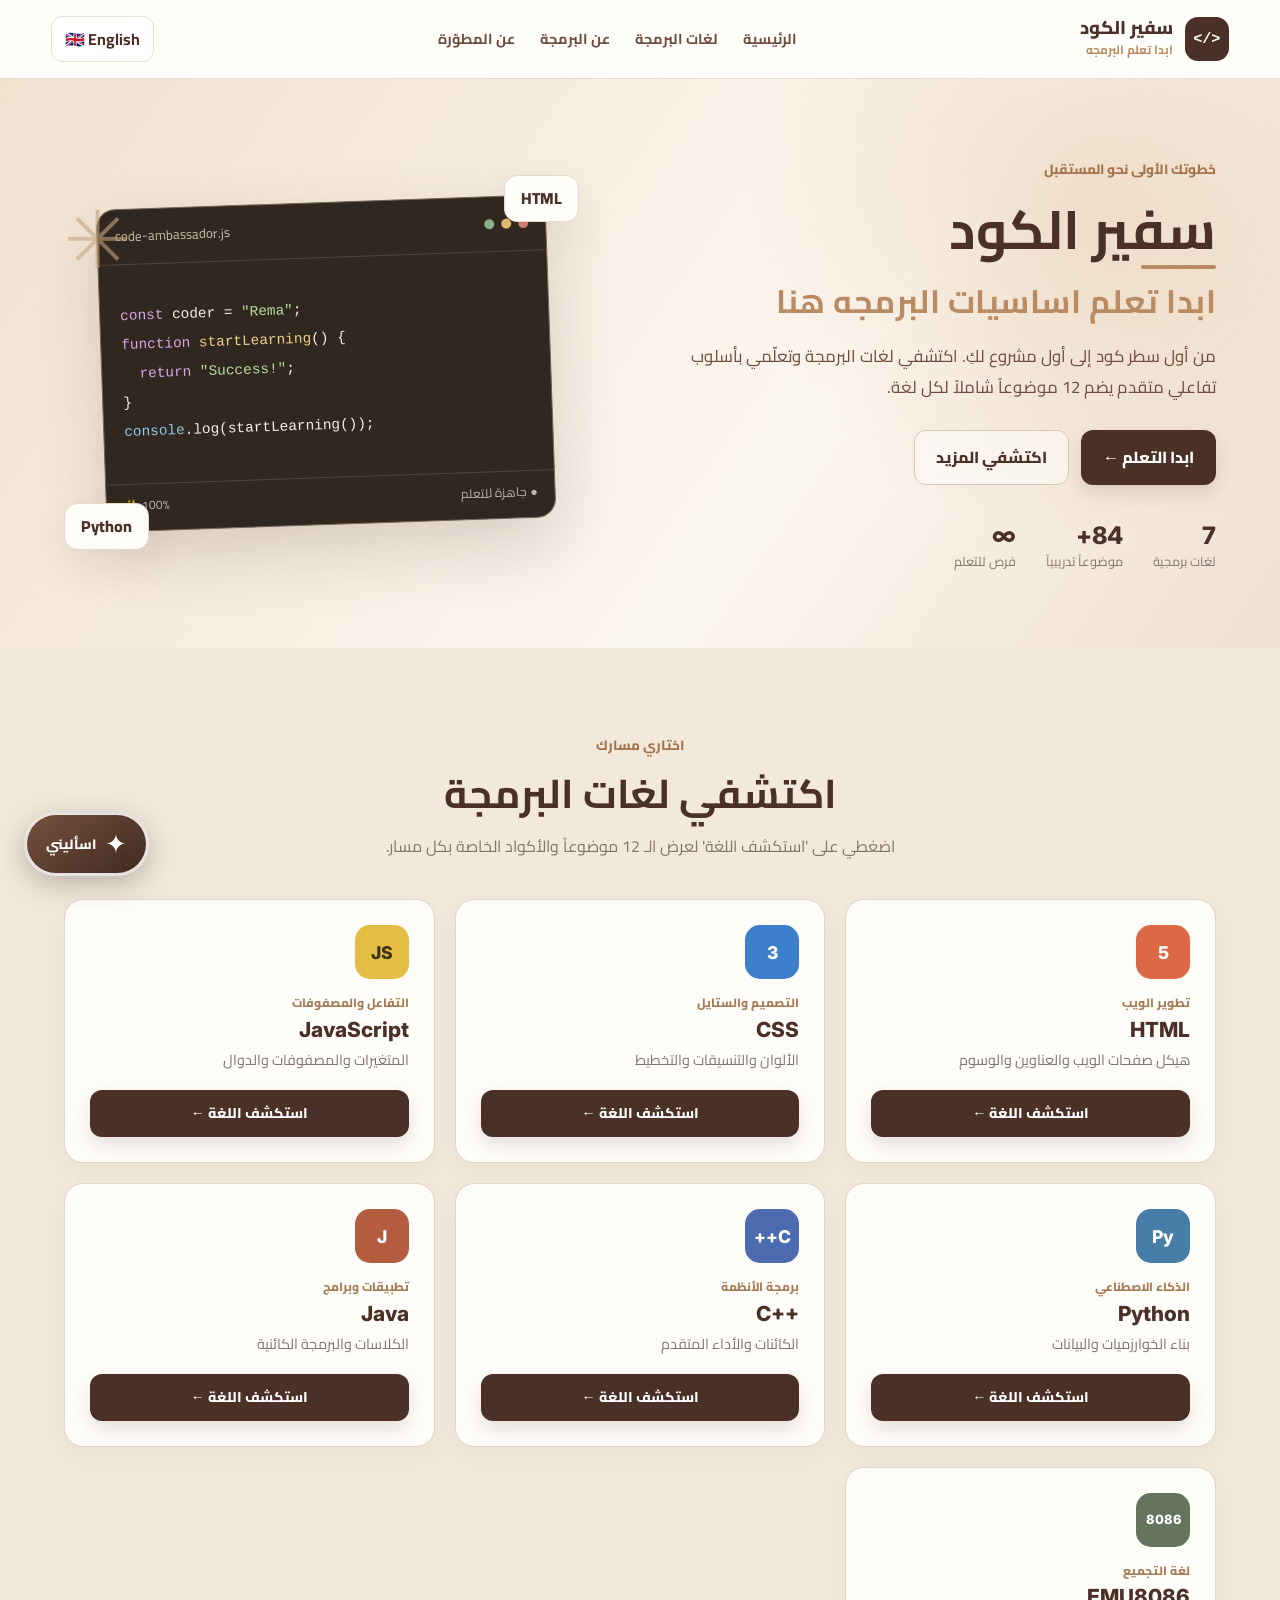
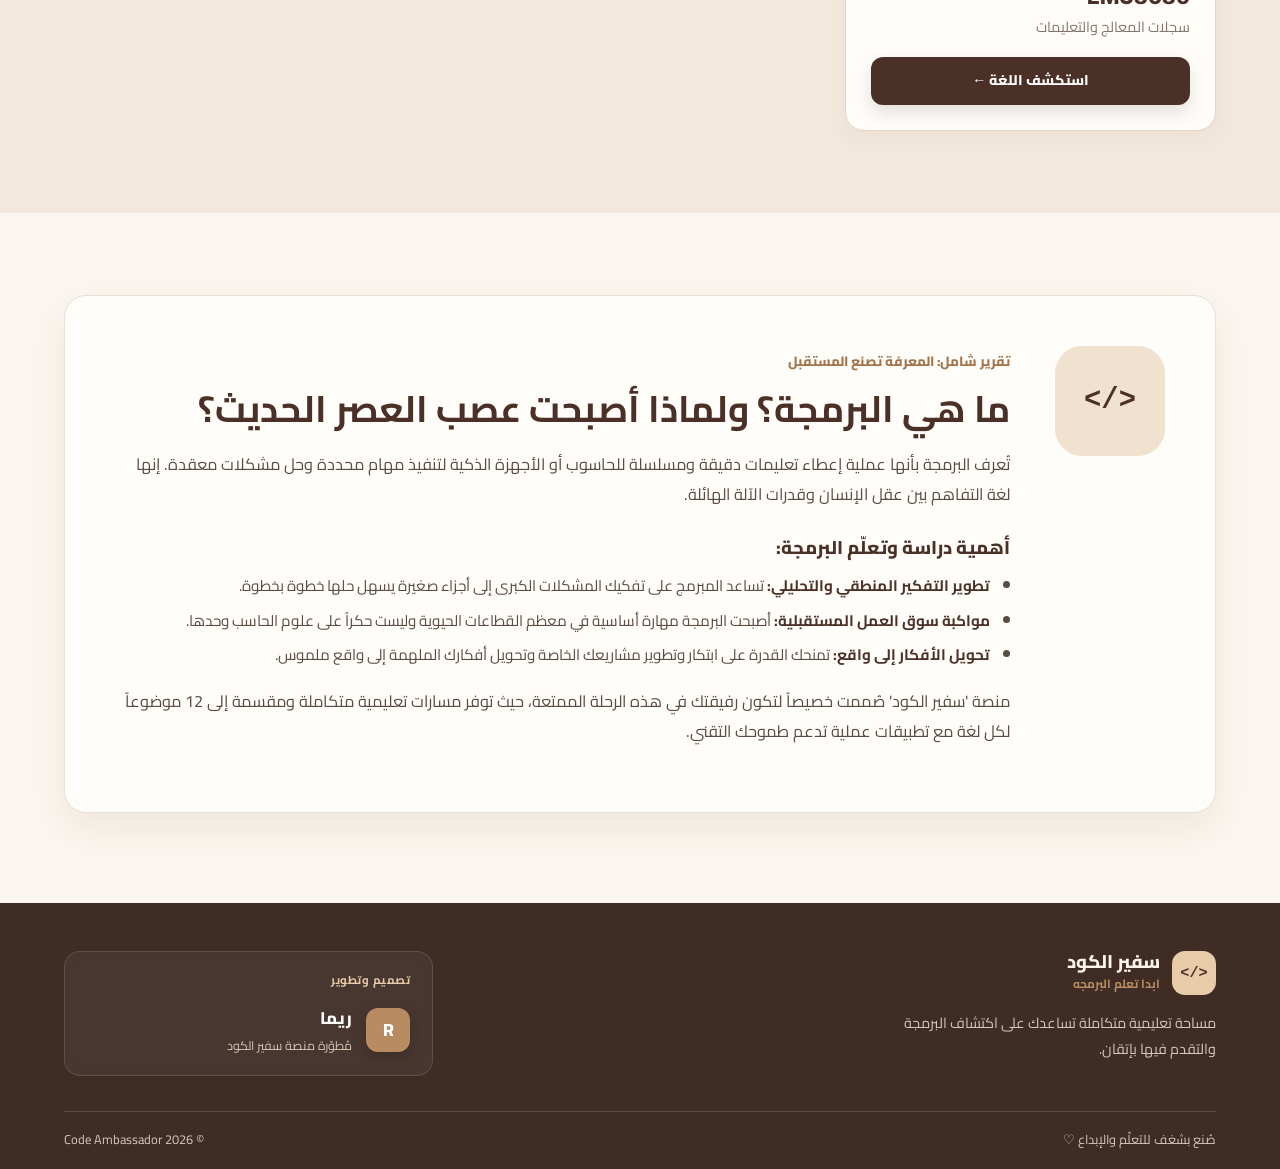
<file: index.html>
<!DOCTYPE html>
<html lang="ar" dir="rtl">
<head>
  <meta charset="UTF-8">
  <meta name="viewport" content="width=device-width, initial-scale=1.0">
  <meta name="theme-color" content="#fbf6ef">
  <title>سفير الكود | Code Ambassador</title>
  <link rel="stylesheet" href="style.css">
</head>
<body>

<header class="header">
  <nav class="navbar">
    <a href="#home" class="brand">
      <span class="brand-icon">&lt;/&gt;</span>
      <div class="brand-titles">
        <span class="brand-main" data-ar="سفير الكود" data-en="Code Ambassador">سفير الكود</span>
        <span class="brand-sub" data-ar="ابدا تعلم البرمجه" data-en="Start Learning Coding">ابدا تعلم البرمجه</span>
      </div>
    </a>
    <button class="menu-toggle" id="menuToggle" aria-label="القائمة">☰</button>
    <div class="nav-links" id="navLinks">
      <a href="#home" data-ar="الرئيسية" data-en="Home">الرئيسية</a>
      <a href="#languages" data-ar="لغات البرمجة" data-en="Languages">لغات البرمجة</a>
      <a href="#about" data-ar="عن البرمجة" data-en="About coding">عن البرمجة</a>
      <a href="#contact" data-ar="عن المطوّرة" data-en="About the creator">عن المطوّرة</a>
    </div>
    <button id="languageToggle" class="language-toggle">🇬🇧 English</button>
  </nav>
</header>

<main>
  <section class="hero" id="home">
    <div class="hero-text">
      <span class="eyebrow" data-ar="خطوتك الأولى نحو المستقبل" data-en="Your first step into the future">خطوتك الأولى نحو المستقبل</span>
      
      <!-- العنوان الرئيسي مع خط تحت الكلمة الأولى -->
      <h1 class="hero-title-custom">
        <span class="main-title-text" data-ar="سفير الكود" data-en="Code Ambassador">سفير الكود</span>
        <span class="hero-subtitle-line" data-ar="ابدا تعلم اساسيات البرمجه هنا" data-en="Start learning coding basics here">ابدا تعلم اساسيات البرمجه هنا</span>
      </h1>

      <p data-ar="من أول سطر كود إلى أول مشروع لكِ. اكتشفي لغات البرمجة وتعلّمي بأسلوب تفاعلي متقدم يضم 12 موضوعاً شاملاً لكل لغة."
         data-en="From your first line of code to your first project. Explore programming languages with 12 comprehensive topics.">
        من أول سطر كود إلى أول مشروع لكِ. اكتشفي لغات البرمجة وتعلّمي بأسلوب تفاعلي متقدم يضم 12 موضوعاً شاملاً لكل لغة.
      </p>
      <div class="hero-actions">
        <a href="#languages" class="btn btn-primary" data-ar="ابدا التعلم ←" data-en="Start learning →">ابدا التعلم ←</a>
        <a href="#about" class="btn btn-outline" data-ar="اكتشفي المزيد" data-en="Discover more">اكتشفي المزيد</a>
      </div>
      <div class="hero-stats">
        <div><strong>7</strong><span data-ar="لغات برمجية" data-en="Languages">لغات برمجية</span></div>
        <div><strong>84+</strong><span data-ar="موضوعاً تدريبياً" data-en="Topics">موضوعاً تدريبياً</span></div>
        <div><strong>∞</strong><span data-ar="فرص للتعلم" data-en="Ways to learn">فرص للتعلم</span></div>
      </div>
    </div>
    <div class="hero-visual" aria-hidden="true">
      <div class="floating-chip chip-one">HTML</div>
      <div class="floating-chip chip-two">Python</div>
      <div class="editor-window">
        <div class="editor-top"><span></span><span></span><span></span><small>code-ambassador.js</small></div>
        <pre><span class="syntax-purple">const</span> coder = <span class="syntax-green">"Rema"</span>;
<span class="syntax-purple">function</span> <span class="syntax-yellow">startLearning</span>() {
  <span class="syntax-purple">return</span> <span class="syntax-green">"Success!"</span>;
}
<span class="syntax-blue">console</span>.log(startLearning());</pre>
        <div class="editor-bottom"><span>● <span data-ar="جاهزة للتعلم" data-en="Ready">جاهزة للتعلم</span></span><span>100% ✨</span></div>
      </div>
      <div class="hero-decoration">✳</div>
    </div>
  </section>

  <section class="section languages-section" id="languages">
    <div class="section-heading">
      <span class="eyebrow" data-ar="اختاري مسارك" data-en="Choose your path">اختاري مسارك</span>
      <h2 data-ar="اكتشفي لغات البرمجة" data-en="Explore programming languages">اكتشفي لغات البرمجة</h2>
      <p data-ar="اضغطي على 'استكشف اللغة' لعرض الـ 12 موضوعاً والأكواد الخاصة بكل مسار."
         data-en="Click 'Explore Language' to view the 12 topics and codes for each path.">اضغطي على 'استكشف اللغة' لعرض الـ 12 موضوعاً والأكواد الخاصة بكل مسار.</p>
    </div>

    <div class="language-grid">
      <div class="language-card">
        <span class="language-logo logo-html">5</span>
        <span class="language-tag" data-ar="تطوير الويب" data-en="Web dev">تطوير الويب</span>
        <strong>HTML</strong>
        <p data-ar="هيكل صفحات الويب والعناوين والوسوم" data-en="Web structure & headings">هيكل صفحات الويب والعناوين والوسوم</p>
        <button class="btn btn-primary explore-btn" data-language="html" data-ar="استكشف اللغة ←" data-en="Explore Language →">استكشف اللغة ←</button>
      </div>
      <div class="language-card">
        <span class="language-logo logo-css">3</span>
        <span class="language-tag" data-ar="التصميم والستايل" data-en="Design">التصميم والستايل</span>
        <strong>CSS</strong>
        <p data-ar="الألوان والتنسيقات والتخطيط" data-en="Colors, styling & layouts">الألوان والتنسيقات والتخطيط</p>
        <button class="btn btn-primary explore-btn" data-language="css" data-ar="استكشف اللغة ←" data-en="Explore Language →">استكشف اللغة ←</button>
      </div>
      <div class="language-card">
        <span class="language-logo logo-js">JS</span>
        <span class="language-tag" data-ar="التفاعل والمصفوفات" data-en="Interactivity">التفاعل والمصفوفات</span>
        <strong>JavaScript</strong>
        <p data-ar="المتغيرات والمصفوفات والدوال" data-en="Variables, arrays & functions">المتغيرات والمصفوفات والدوال</p>
        <button class="btn btn-primary explore-btn" data-language="javascript" data-ar="استكشف اللغة ←" data-en="Explore Language →">استكشف اللغة ←</button>
      </div>
      <div class="language-card">
        <span class="language-logo logo-python">Py</span>
        <span class="language-tag" data-ar="الذكاء الاصطناعي" data-en="AI & Data">الذكاء الاصطناعي</span>
        <strong>Python</strong>
        <p data-ar="بناء الخوارزميات والبيانات" data-en="Algorithms & data">بناء الخوارزميات والبيانات</p>
        <button class="btn btn-primary explore-btn" data-language="python" data-ar="استكشف اللغة ←" data-en="Explore Language →">استكشف اللغة ←</button>
      </div>
      <div class="language-card">
        <span class="language-logo logo-cpp">C++</span>
        <span class="language-tag" data-ar="برمجة الأنظمة" data-en="Systems">برمجة الأنظمة</span>
        <strong>C++</strong>
        <p data-ar="الكائنات والأداء المتقدم" data-en="Objects & performance">الكائنات والأداء المتقدم</p>
        <button class="btn btn-primary explore-btn" data-language="cpp" data-ar="استكشف اللغة ←" data-en="Explore Language →">استكشف اللغة ←</button>
      </div>
      <div class="language-card">
        <span class="language-logo logo-java">J</span>
        <span class="language-tag" data-ar="تطبيقات وبرامج" data-en="Apps">تطبيقات وبرامج</span>
        <strong>Java</strong>
        <p data-ar="الكلاسات والبرمجة الكائنية" data-en="Classes & OOP">الكلاسات والبرمجة الكائنية</p>
        <button class="btn btn-primary explore-btn" data-language="java" data-ar="استكشف اللغة ←" data-en="Explore Language →">استكشف اللغة ←</button>
      </div>
      <div class="language-card">
        <span class="language-logo logo-emu">8086</span>
        <span class="language-tag" data-ar="لغة التجميع" data-en="Assembly">لغة التجميع</span>
        <strong>EMU8086</strong>
        <p data-ar="سجلات المعالج والتعليمات" data-en="Registers & instructions">سجلات المعالج والتعليمات</p>
        <button class="btn btn-primary explore-btn" data-language="emu8086" data-ar="استكشف اللغة ←" data-en="Explore Language →">استكشف اللغة ←</button>
      </div>
    </div>
  </section>

  <section class="section learning-section" id="learningArea" hidden>
    <div class="learning-header">
      <div><span class="eyebrow" data-ar="مساحة التعلم" data-en="Learning space">مساحة التعلم</span><h2 id="learningTitle">HTML</h2><p id="learningDescription"></p></div>
      <button id="closeLearning" class="btn btn-outline" data-ar="إغلاق الدروس ✕" data-en="Close lessons ✕">إغلاق الدروس ✕</button>
    </div>
    <div class="learning-progress"><div class="progress-label"><span id="progressText"></span><span id="progressPercent"></span></div><div class="progress-track"><span id="progressBar"></span></div></div>
    <div class="lesson-layout">
      <aside class="lesson-sidebar">
        <h3 data-ar="12 موضوعاً في المسار" data-en="12 Topics in Path">12 موضوعاً في المسار</h3>
        <p class="sidebar-hint" data-ar="اختاري أي موضوع للاستكشاف" data-en="Select any topic">اختاري أي موضوع للاستكشاف</p>
        <div id="lessonList" class="lesson-list"></div>
      </aside>
      <article id="lessonContent" class="lesson-content" aria-live="polite"></article>
    </div>
  </section>

  <!-- قسم التقرير الموسع عن البرمجة -->
  <section class="section about-section" id="about">
    <div class="about-panel report-panel">
      <div class="about-symbol">&lt;/&gt;</div>
      <div class="about-copy">
        <span class="eyebrow" data-ar="تقرير شامل: المعرفة تصنع المستقبل" data-en="Comprehensive Report: Knowledge Shapes the Future">تقرير شامل: المعرفة تصنع المستقبل</span>
        <h2 data-ar="ما هي البرمجة؟ ولماذا أصبحت عصب العصر الحديث؟" data-en="What is programming, and why has it become the backbone of the modern era?">ما هي البرمجة؟ ولماذا أصبحت عصب العصر الحديث؟</h2>
        
        <div class="report-content">
          <p data-ar="تُعرف البرمجة بأنها عملية إعطاء تعليمات دقيقة ومسلسلة للحاسوب أو الأجهزة الذكية لتنفيذ مهام محددة وحل مشكلات معقدة. إنها لغة التفاهم بين عقل الإنسان وقدرات الآلة الهائلة."
             data-en="Programming is defined as the process of giving precise instructions to computers to execute specific tasks.">
            تُعرف البرمجة بأنها عملية إعطاء تعليمات دقيقة ومسلسلة للحاسوب أو الأجهزة الذكية لتنفيذ مهام محددة وحل مشكلات معقدة. إنها لغة التفاهم بين عقل الإنسان وقدرات الآلة الهائلة، حيث تتحول الأفكار الإبداعية المجردة إلى تطبيقات رقمية ومواقع ويب وأنظمة تشغيل تخدم ملايين البشر حول العالم.
          </p>
          
          <h4 data-ar="أهمية دراسة وتعلّم البرمجة:" data-en="The Importance of Learning Programming:">أهمية دراسة وتعلّم البرمجة:</h4>
          <ul>
            <li data-ar="تطوير التفكير المنطقي والتحليلي: تساعد المبرمج على تفكيك المشكلات الكبرى إلى أجزاء صغيرة يسهل حلها خطوة بخطوة.">
              <strong>تطوير التفكير المنطقي والتحليلي:</strong> تساعد المبرمج على تفكيك المشكلات الكبرى إلى أجزاء صغيرة يسهل حلها خطوة بخطوة.
            </li>
            <li data-ar="مواكبة سوق العمل المستقبلية: أصبحت البرمجة مهارة أساسية في معظم القطاعات الطبية، الهندسية، والمالية وليست حكراً على علوم الحاسب وحدها.">
              <strong>مواكبة سوق العمل المستقبلية:</strong> أصبحت البرمجة مهارة أساسية في معظم القطاعات الحيوية وليست حكراً على علوم الحاسب وحدها.
            </li>
            <li data-ar="تحويل الأفكار إلى واقع: تمنحك البرمجة القدرة على ابتكار وتطوير برمجيات خاصة بك دون الحاجة للاعتماد على حلول جاهزة.">
              <strong>تحويل الأفكار إلى واقع:</strong> تمنحك القدرة على ابتكار وتطوير مشاريعك الخاصة وتحويل أفكارك الملهمة إلى واقع ملموس.
            </li>
          </ul>

          <p data-ar="منصة 'سفير الكود' صُممت خصيصاً لتكون رفيقتك في هذه الرحلة الممتعة، حيث توفر مسارات تعليمية متكاملة ومقسمة إلى 12 موضوعاً لكل لغة مع تطبيقات عملية تدعم طموحك التقني."
             data-en="The Code Ambassador platform is designed to be your companion in this journey.">
            منصة "سفير الكود" صُممت خصيصاً لتكون رفيقتك في هذه الرحلة الممتعة، حيث توفر مسارات تعليمية متكاملة ومقسمة إلى 12 موضوعاً لكل لغة مع اختبارات وتطبيقات عملية تدعم شغفك وطموحك التقني نحو الاحتراف.
          </p>
        </div>
      </div>
    </div>
  </section>
</main>

<footer class="footer" id="contact">
  <div class="footer-main">
    <div class="footer-brand">
      <a href="#home" class="brand footer-logo">
        <span class="brand-icon">&lt;/&gt;</span>
        <div class="brand-titles">
          <span class="brand-main" data-ar="سفير الكود" data-en="Code Ambassador">سفير الكود</span>
          <span class="brand-sub" data-ar="ابدا تعلم البرمجه" data-en="Start Learning Coding">ابدا تعلم البرمجه</span>
        </div>
      </a>
      <p data-ar="مساحة تعليمية متكاملة تساعدك على اكتشاف البرمجة والتقدم فيها بإتقان."
         data-en="An integrated learning space helping you master programming.">مساحة تعليمية متكاملة تساعدك على اكتشاف البرمجة والتقدم فيها بإتقان.</p>
    </div>
    
    <div class="footer-column creator-card">
      <span class="creator-badge" data-ar="تصميم وتطوير" data-en="Design & Dev">تصميم وتطوير</span>
      <div class="creator-profile">
        <div class="creator-avatar">R</div>
        <div class="creator-details">
          <strong>ريما</strong>
          <span data-ar="مُطوّرة منصة سفير الكود" data-en="Code Ambassador Creator">مُطوّرة منصة سفير الكود</span>
        </div>
      </div>
    </div>
  </div>

  <div class="footer-bottom">
    <span data-ar="صُنع بشغف للتعلّم والإبداع ♡" data-en="Made with a passion for learning and creativity ♡">صُنع بشغف للتعلّم والإبداع ♡</span>
    <span>© <span id="currentYear"></span> Code Ambassador</span>
  </div>
</footer>

<button id="chatLauncher" class="chat-launcher" aria-label="فتح المساعد الذكي" aria-expanded="false">
  <span class="launcher-spark">✦</span><span class="launcher-label" data-ar="اسأليني" data-en="Ask me">اسأليني</span>
</button>

<aside id="chatWidget" class="chat-widget" aria-label="المساعد الذكي" hidden>
  <div class="chat-widget-header">
    <div class="chat-avatar">✦</div>
    <div class="chat-title">
      <strong data-ar="مساعد سفير الكود الذكي" data-en="Code Ambassador AI">مساعد سفير الكود الذكي</strong>
      <span><i class="online-dot"></i><span data-ar="اختر لغة أو اسأل بحرية" data-en="Choose language or ask freely">اختر لغة أو اسأل بحرية</span></span>
    </div>
    <button id="newChat" class="chat-header-btn" title="محادثة جديدة">↻</button>
    <button id="closeChat" class="chat-header-btn" aria-label="إغلاق المحادثة">×</button>
  </div>
  <div class="chat-messages" id="chatMessages" aria-live="polite"></div>
  
  <div class="chat-quick-options" id="chatQuickOptions">
    <button class="quick-opt" data-topic="html">HTML</button>
    <button class="quick-opt" data-topic="css">CSS</button>
    <button class="quick-opt" data-topic="javascript">JavaScript</button>
    <button class="quick-opt" data-topic="python">Python</button>
    <button class="quick-opt" data-topic="cpp">C++</button>
    <button class="quick-opt" data-topic="java">Java</button>
  </div>

  <form id="chatForm" class="chat-form">
    <textarea id="chatInput" rows="1" required data-placeholder-ar="اكتبي سؤالك هنا..." data-placeholder-en="Type your question..." placeholder="اكتبي سؤالك هنا..."></textarea>
    <button type="submit" id="sendButton" aria-label="إرسال">➤</button>
  </form>
  <p class="chat-disclaimer" data-ar="اسأليني عن أي لغة وسأجيبك فوراً." data-en="Ask me about any language.">اسأليني عن أي لغة وسأجيبك فوراً.</p>
</aside>

<script src="script.js"></script>
</body>
</html>
</file>
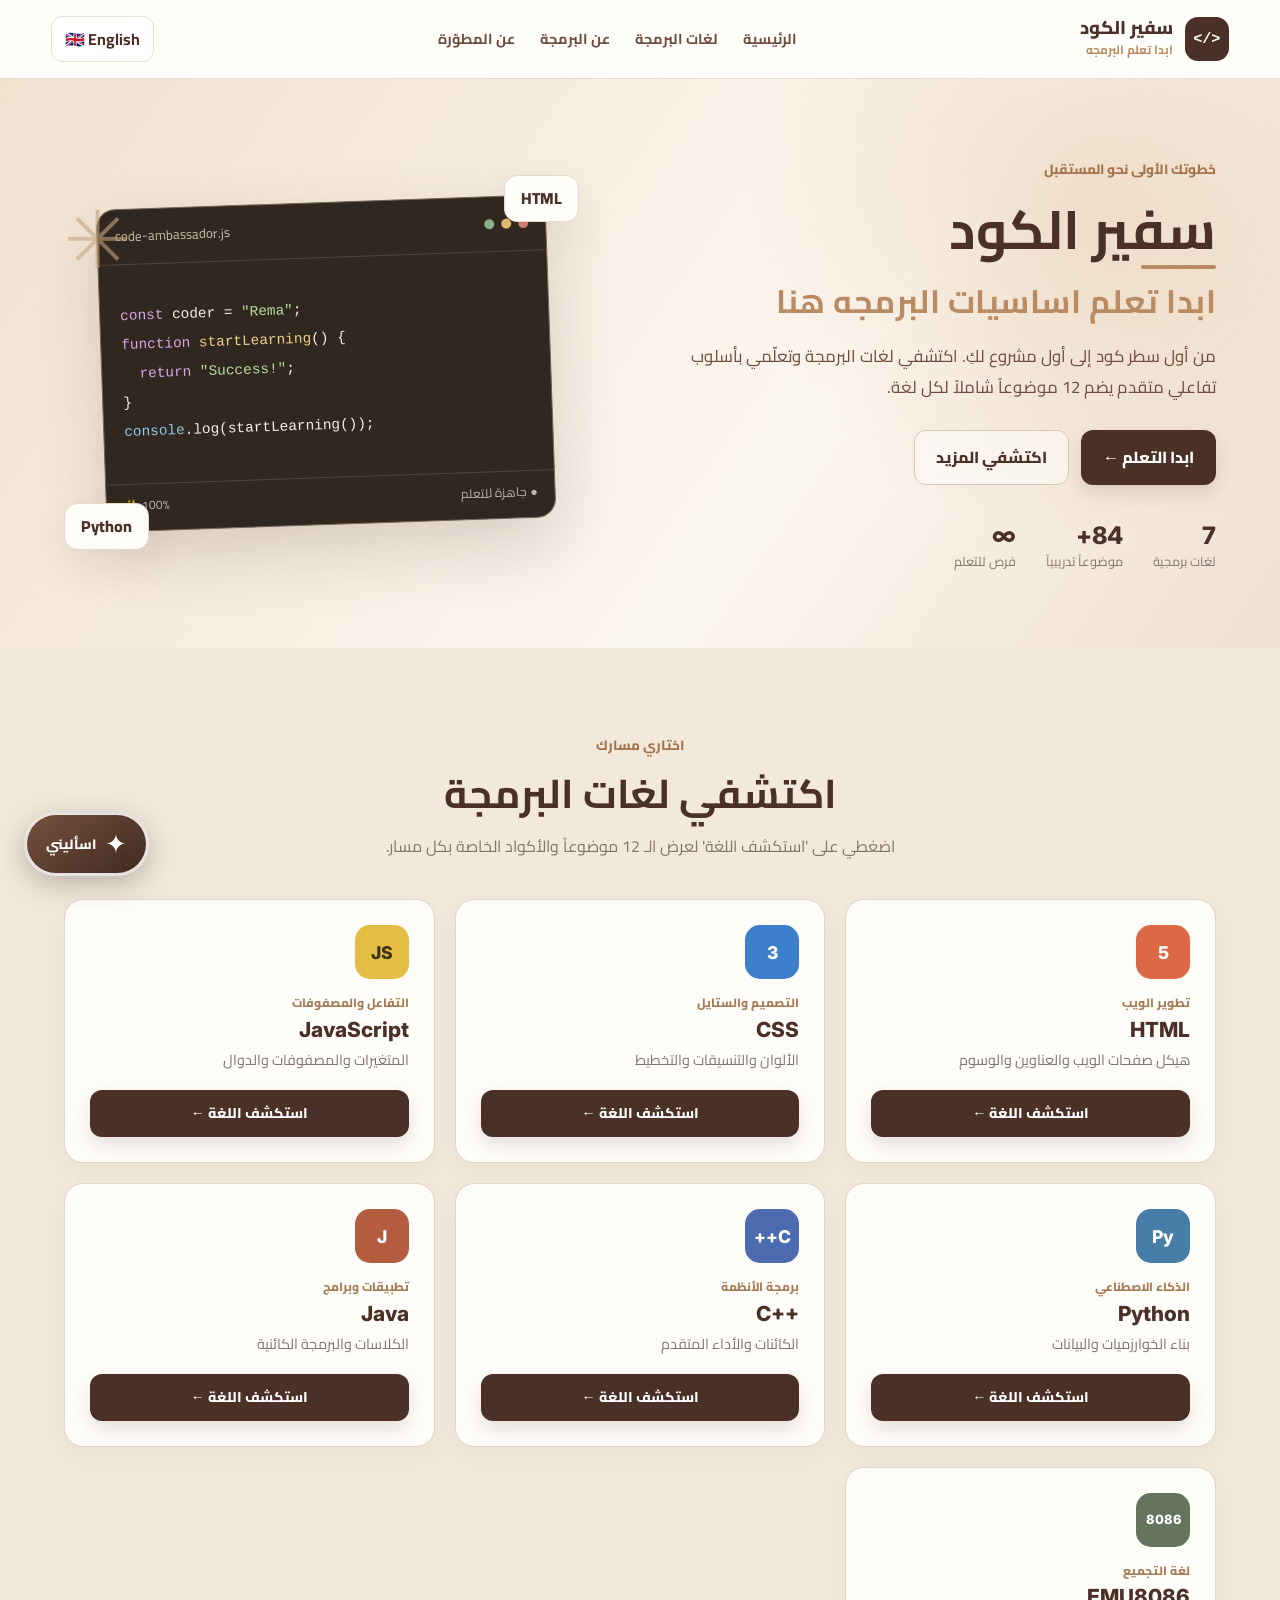
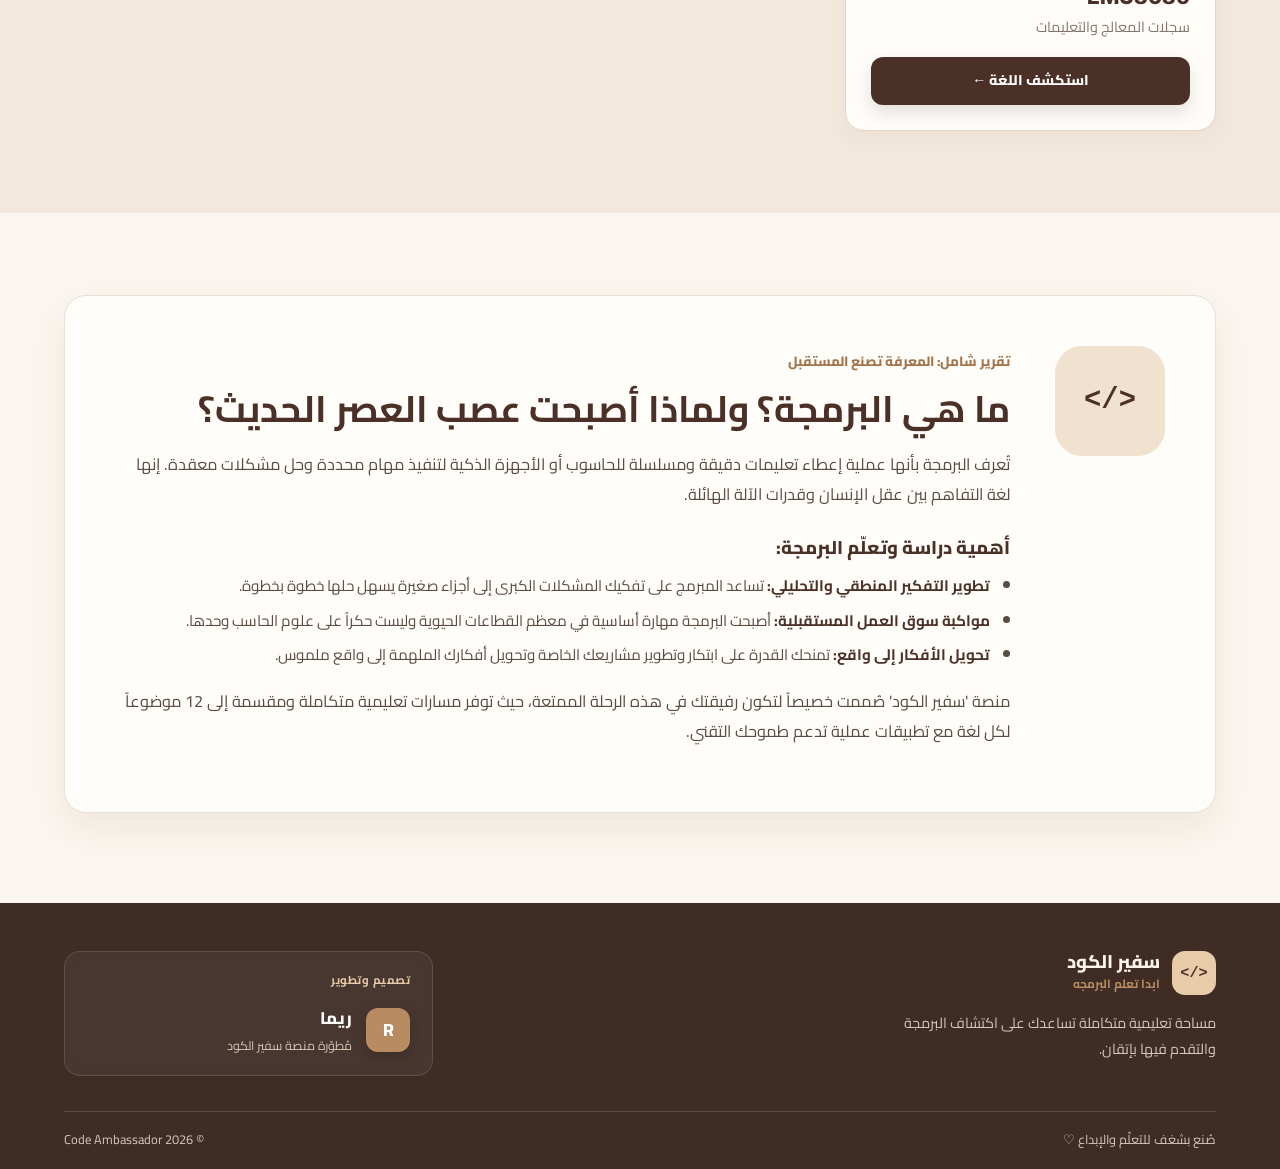
<file: index.html.html>
<!DOCTYPE html>
<html lang="ar" dir="rtl">
<head>
  <meta charset="UTF-8">
  <meta name="viewport" content="width=device-width, initial-scale=1.0">
  <meta name="theme-color" content="#fbf6ef">
  <title>سفير الكود | Code Ambassador</title>
  <link rel="stylesheet" href="style.css">
</head>
<body>

<header class="header">
  <nav class="navbar">
    <a href="#home" class="brand">
      <span class="brand-icon">&lt;/&gt;</span>
      <div class="brand-titles">
        <span class="brand-main" data-ar="سفير الكود" data-en="Code Ambassador">سفير الكود</span>
        <span class="brand-sub" data-ar="ابدا تعلم البرمجه" data-en="Start Learning Coding">ابدا تعلم البرمجه</span>
      </div>
    </a>
    <button class="menu-toggle" id="menuToggle" aria-label="القائمة">☰</button>
    <div class="nav-links" id="navLinks">
      <a href="#home" data-ar="الرئيسية" data-en="Home">الرئيسية</a>
      <a href="#languages" data-ar="لغات البرمجة" data-en="Languages">لغات البرمجة</a>
      <a href="#about" data-ar="عن البرمجة" data-en="About coding">عن البرمجة</a>
      <a href="#contact" data-ar="عن المطوّرة" data-en="About the creator">عن المطوّرة</a>
    </div>
    <button id="languageToggle" class="language-toggle">🇬🇧 English</button>
  </nav>
</header>

<main>
  <section class="hero" id="home">
    <div class="hero-text">
      <span class="eyebrow" data-ar="خطوتك الأولى نحو المستقبل" data-en="Your first step into the future">خطوتك الأولى نحو المستقبل</span>
      
      <!-- العنوان الرئيسي مع خط تحت الكلمة الأولى -->
      <h1 class="hero-title-custom">
        <span class="main-title-text" data-ar="سفير الكود" data-en="Code Ambassador">سفير الكود</span>
        <span class="hero-subtitle-line" data-ar="ابدا تعلم اساسيات البرمجه هنا" data-en="Start learning coding basics here">ابدا تعلم اساسيات البرمجه هنا</span>
      </h1>

      <p data-ar="من أول سطر كود إلى أول مشروع لكِ. اكتشفي لغات البرمجة وتعلّمي بأسلوب تفاعلي متقدم يضم 12 موضوعاً شاملاً لكل لغة."
         data-en="From your first line of code to your first project. Explore programming languages with 12 comprehensive topics.">
        من أول سطر كود إلى أول مشروع لكِ. اكتشفي لغات البرمجة وتعلّمي بأسلوب تفاعلي متقدم يضم 12 موضوعاً شاملاً لكل لغة.
      </p>
      <div class="hero-actions">
        <a href="#languages" class="btn btn-primary" data-ar="ابدا التعلم ←" data-en="Start learning →">ابدا التعلم ←</a>
        <a href="#about" class="btn btn-outline" data-ar="اكتشفي المزيد" data-en="Discover more">اكتشفي المزيد</a>
      </div>
      <div class="hero-stats">
        <div><strong>7</strong><span data-ar="لغات برمجية" data-en="Languages">لغات برمجية</span></div>
        <div><strong>84+</strong><span data-ar="موضوعاً تدريبياً" data-en="Topics">موضوعاً تدريبياً</span></div>
        <div><strong>∞</strong><span data-ar="فرص للتعلم" data-en="Ways to learn">فرص للتعلم</span></div>
      </div>
    </div>
    <div class="hero-visual" aria-hidden="true">
      <div class="floating-chip chip-one">HTML</div>
      <div class="floating-chip chip-two">Python</div>
      <div class="editor-window">
        <div class="editor-top"><span></span><span></span><span></span><small>code-ambassador.js</small></div>
        <pre><span class="syntax-purple">const</span> coder = <span class="syntax-green">"Rema"</span>;
<span class="syntax-purple">function</span> <span class="syntax-yellow">startLearning</span>() {
  <span class="syntax-purple">return</span> <span class="syntax-green">"Success!"</span>;
}
<span class="syntax-blue">console</span>.log(startLearning());</pre>
        <div class="editor-bottom"><span>● <span data-ar="جاهزة للتعلم" data-en="Ready">جاهزة للتعلم</span></span><span>100% ✨</span></div>
      </div>
      <div class="hero-decoration">✳</div>
    </div>
  </section>

  <section class="section languages-section" id="languages">
    <div class="section-heading">
      <span class="eyebrow" data-ar="اختاري مسارك" data-en="Choose your path">اختاري مسارك</span>
      <h2 data-ar="اكتشفي لغات البرمجة" data-en="Explore programming languages">اكتشفي لغات البرمجة</h2>
      <p data-ar="اضغطي على 'استكشف اللغة' لعرض الـ 12 موضوعاً والأكواد الخاصة بكل مسار."
         data-en="Click 'Explore Language' to view the 12 topics and codes for each path.">اضغطي على 'استكشف اللغة' لعرض الـ 12 موضوعاً والأكواد الخاصة بكل مسار.</p>
    </div>

    <div class="language-grid">
      <div class="language-card">
        <span class="language-logo logo-html">5</span>
        <span class="language-tag" data-ar="تطوير الويب" data-en="Web dev">تطوير الويب</span>
        <strong>HTML</strong>
        <p data-ar="هيكل صفحات الويب والعناوين والوسوم" data-en="Web structure & headings">هيكل صفحات الويب والعناوين والوسوم</p>
        <button class="btn btn-primary explore-btn" data-language="html" data-ar="استكشف اللغة ←" data-en="Explore Language →">استكشف اللغة ←</button>
      </div>
      <div class="language-card">
        <span class="language-logo logo-css">3</span>
        <span class="language-tag" data-ar="التصميم والستايل" data-en="Design">التصميم والستايل</span>
        <strong>CSS</strong>
        <p data-ar="الألوان والتنسيقات والتخطيط" data-en="Colors, styling & layouts">الألوان والتنسيقات والتخطيط</p>
        <button class="btn btn-primary explore-btn" data-language="css" data-ar="استكشف اللغة ←" data-en="Explore Language →">استكشف اللغة ←</button>
      </div>
      <div class="language-card">
        <span class="language-logo logo-js">JS</span>
        <span class="language-tag" data-ar="التفاعل والمصفوفات" data-en="Interactivity">التفاعل والمصفوفات</span>
        <strong>JavaScript</strong>
        <p data-ar="المتغيرات والمصفوفات والدوال" data-en="Variables, arrays & functions">المتغيرات والمصفوفات والدوال</p>
        <button class="btn btn-primary explore-btn" data-language="javascript" data-ar="استكشف اللغة ←" data-en="Explore Language →">استكشف اللغة ←</button>
      </div>
      <div class="language-card">
        <span class="language-logo logo-python">Py</span>
        <span class="language-tag" data-ar="الذكاء الاصطناعي" data-en="AI & Data">الذكاء الاصطناعي</span>
        <strong>Python</strong>
        <p data-ar="بناء الخوارزميات والبيانات" data-en="Algorithms & data">بناء الخوارزميات والبيانات</p>
        <button class="btn btn-primary explore-btn" data-language="python" data-ar="استكشف اللغة ←" data-en="Explore Language →">استكشف اللغة ←</button>
      </div>
      <div class="language-card">
        <span class="language-logo logo-cpp">C++</span>
        <span class="language-tag" data-ar="برمجة الأنظمة" data-en="Systems">برمجة الأنظمة</span>
        <strong>C++</strong>
        <p data-ar="الكائنات والأداء المتقدم" data-en="Objects & performance">الكائنات والأداء المتقدم</p>
        <button class="btn btn-primary explore-btn" data-language="cpp" data-ar="استكشف اللغة ←" data-en="Explore Language →">استكشف اللغة ←</button>
      </div>
      <div class="language-card">
        <span class="language-logo logo-java">J</span>
        <span class="language-tag" data-ar="تطبيقات وبرامج" data-en="Apps">تطبيقات وبرامج</span>
        <strong>Java</strong>
        <p data-ar="الكلاسات والبرمجة الكائنية" data-en="Classes & OOP">الكلاسات والبرمجة الكائنية</p>
        <button class="btn btn-primary explore-btn" data-language="java" data-ar="استكشف اللغة ←" data-en="Explore Language →">استكشف اللغة ←</button>
      </div>
      <div class="language-card">
        <span class="language-logo logo-emu">8086</span>
        <span class="language-tag" data-ar="لغة التجميع" data-en="Assembly">لغة التجميع</span>
        <strong>EMU8086</strong>
        <p data-ar="سجلات المعالج والتعليمات" data-en="Registers & instructions">سجلات المعالج والتعليمات</p>
        <button class="btn btn-primary explore-btn" data-language="emu8086" data-ar="استكشف اللغة ←" data-en="Explore Language →">استكشف اللغة ←</button>
      </div>
    </div>
  </section>

  <section class="section learning-section" id="learningArea" hidden>
    <div class="learning-header">
      <div><span class="eyebrow" data-ar="مساحة التعلم" data-en="Learning space">مساحة التعلم</span><h2 id="learningTitle">HTML</h2><p id="learningDescription"></p></div>
      <button id="closeLearning" class="btn btn-outline" data-ar="إغلاق الدروس ✕" data-en="Close lessons ✕">إغلاق الدروس ✕</button>
    </div>
    <div class="learning-progress"><div class="progress-label"><span id="progressText"></span><span id="progressPercent"></span></div><div class="progress-track"><span id="progressBar"></span></div></div>
    <div class="lesson-layout">
      <aside class="lesson-sidebar">
        <h3 data-ar="12 موضوعاً في المسار" data-en="12 Topics in Path">12 موضوعاً في المسار</h3>
        <p class="sidebar-hint" data-ar="اختاري أي موضوع للاستكشاف" data-en="Select any topic">اختاري أي موضوع للاستكشاف</p>
        <div id="lessonList" class="lesson-list"></div>
      </aside>
      <article id="lessonContent" class="lesson-content" aria-live="polite"></article>
    </div>
  </section>

  <!-- قسم التقرير الموسع عن البرمجة -->
  <section class="section about-section" id="about">
    <div class="about-panel report-panel">
      <div class="about-symbol">&lt;/&gt;</div>
      <div class="about-copy">
        <span class="eyebrow" data-ar="تقرير شامل: المعرفة تصنع المستقبل" data-en="Comprehensive Report: Knowledge Shapes the Future">تقرير شامل: المعرفة تصنع المستقبل</span>
        <h2 data-ar="ما هي البرمجة؟ ولماذا أصبحت عصب العصر الحديث؟" data-en="What is programming, and why has it become the backbone of the modern era?">ما هي البرمجة؟ ولماذا أصبحت عصب العصر الحديث؟</h2>
        
        <div class="report-content">
          <p data-ar="تُعرف البرمجة بأنها عملية إعطاء تعليمات دقيقة ومسلسلة للحاسوب أو الأجهزة الذكية لتنفيذ مهام محددة وحل مشكلات معقدة. إنها لغة التفاهم بين عقل الإنسان وقدرات الآلة الهائلة."
             data-en="Programming is defined as the process of giving precise instructions to computers to execute specific tasks.">
            تُعرف البرمجة بأنها عملية إعطاء تعليمات دقيقة ومسلسلة للحاسوب أو الأجهزة الذكية لتنفيذ مهام محددة وحل مشكلات معقدة. إنها لغة التفاهم بين عقل الإنسان وقدرات الآلة الهائلة، حيث تتحول الأفكار الإبداعية المجردة إلى تطبيقات رقمية ومواقع ويب وأنظمة تشغيل تخدم ملايين البشر حول العالم.
          </p>
          
          <h4 data-ar="أهمية دراسة وتعلّم البرمجة:" data-en="The Importance of Learning Programming:">أهمية دراسة وتعلّم البرمجة:</h4>
          <ul>
            <li data-ar="تطوير التفكير المنطقي والتحليلي: تساعد المبرمج على تفكيك المشكلات الكبرى إلى أجزاء صغيرة يسهل حلها خطوة بخطوة.">
              <strong>تطوير التفكير المنطقي والتحليلي:</strong> تساعد المبرمج على تفكيك المشكلات الكبرى إلى أجزاء صغيرة يسهل حلها خطوة بخطوة.
            </li>
            <li data-ar="مواكبة سوق العمل المستقبلية: أصبحت البرمجة مهارة أساسية في معظم القطاعات الطبية، الهندسية، والمالية وليست حكراً على علوم الحاسب وحدها.">
              <strong>مواكبة سوق العمل المستقبلية:</strong> أصبحت البرمجة مهارة أساسية في معظم القطاعات الحيوية وليست حكراً على علوم الحاسب وحدها.
            </li>
            <li data-ar="تحويل الأفكار إلى واقع: تمنحك البرمجة القدرة على ابتكار وتطوير برمجيات خاصة بك دون الحاجة للاعتماد على حلول جاهزة.">
              <strong>تحويل الأفكار إلى واقع:</strong> تمنحك القدرة على ابتكار وتطوير مشاريعك الخاصة وتحويل أفكارك الملهمة إلى واقع ملموس.
            </li>
          </ul>

          <p data-ar="منصة 'سفير الكود' صُممت خصيصاً لتكون رفيقتك في هذه الرحلة الممتعة، حيث توفر مسارات تعليمية متكاملة ومقسمة إلى 12 موضوعاً لكل لغة مع تطبيقات عملية تدعم طموحك التقني."
             data-en="The Code Ambassador platform is designed to be your companion in this journey.">
            منصة "سفير الكود" صُممت خصيصاً لتكون رفيقتك في هذه الرحلة الممتعة، حيث توفر مسارات تعليمية متكاملة ومقسمة إلى 12 موضوعاً لكل لغة مع اختبارات وتطبيقات عملية تدعم شغفك وطموحك التقني نحو الاحتراف.
          </p>
        </div>
      </div>
    </div>
  </section>
</main>

<footer class="footer" id="contact">
  <div class="footer-main">
    <div class="footer-brand">
      <a href="#home" class="brand footer-logo">
        <span class="brand-icon">&lt;/&gt;</span>
        <div class="brand-titles">
          <span class="brand-main" data-ar="سفير الكود" data-en="Code Ambassador">سفير الكود</span>
          <span class="brand-sub" data-ar="ابدا تعلم البرمجه" data-en="Start Learning Coding">ابدا تعلم البرمجه</span>
        </div>
      </a>
      <p data-ar="مساحة تعليمية متكاملة تساعدك على اكتشاف البرمجة والتقدم فيها بإتقان."
         data-en="An integrated learning space helping you master programming.">مساحة تعليمية متكاملة تساعدك على اكتشاف البرمجة والتقدم فيها بإتقان.</p>
    </div>
    
    <div class="footer-column creator-card">
      <span class="creator-badge" data-ar="تصميم وتطوير" data-en="Design & Dev">تصميم وتطوير</span>
      <div class="creator-profile">
        <div class="creator-avatar">R</div>
        <div class="creator-details">
          <strong>ريما</strong>
          <span data-ar="مُطوّرة منصة سفير الكود" data-en="Code Ambassador Creator">مُطوّرة منصة سفير الكود</span>
        </div>
      </div>
    </div>
  </div>

  <div class="footer-bottom">
    <span data-ar="صُنع بشغف للتعلّم والإبداع ♡" data-en="Made with a passion for learning and creativity ♡">صُنع بشغف للتعلّم والإبداع ♡</span>
    <span>© <span id="currentYear"></span> Code Ambassador</span>
  </div>
</footer>

<button id="chatLauncher" class="chat-launcher" aria-label="فتح المساعد الذكي" aria-expanded="false">
  <span class="launcher-spark">✦</span><span class="launcher-label" data-ar="اسأليني" data-en="Ask me">اسأليني</span>
</button>

<aside id="chatWidget" class="chat-widget" aria-label="المساعد الذكي" hidden>
  <div class="chat-widget-header">
    <div class="chat-avatar">✦</div>
    <div class="chat-title">
      <strong data-ar="مساعد سفير الكود الذكي" data-en="Code Ambassador AI">مساعد سفير الكود الذكي</strong>
      <span><i class="online-dot"></i><span data-ar="اختر لغة أو اسأل بحرية" data-en="Choose language or ask freely">اختر لغة أو اسأل بحرية</span></span>
    </div>
    <button id="newChat" class="chat-header-btn" title="محادثة جديدة">↻</button>
    <button id="closeChat" class="chat-header-btn" aria-label="إغلاق المحادثة">×</button>
  </div>
  <div class="chat-messages" id="chatMessages" aria-live="polite"></div>
  
  <div class="chat-quick-options" id="chatQuickOptions">
    <button class="quick-opt" data-topic="html">HTML</button>
    <button class="quick-opt" data-topic="css">CSS</button>
    <button class="quick-opt" data-topic="javascript">JavaScript</button>
    <button class="quick-opt" data-topic="python">Python</button>
    <button class="quick-opt" data-topic="cpp">C++</button>
    <button class="quick-opt" data-topic="java">Java</button>
  </div>

  <form id="chatForm" class="chat-form">
    <textarea id="chatInput" rows="1" required data-placeholder-ar="اكتبي سؤالك هنا..." data-placeholder-en="Type your question..." placeholder="اكتبي سؤالك هنا..."></textarea>
    <button type="submit" id="sendButton" aria-label="إرسال">➤</button>
  </form>
  <p class="chat-disclaimer" data-ar="اسأليني عن أي لغة وسأجيبك فوراً." data-en="Ask me about any language.">اسأليني عن أي لغة وسأجيبك فوراً.</p>
</aside>

<script src="script.js"></script>
</body>
</html>
</file>
<file: style.css>
@import url('https://fonts.googleapis.com/css2?family=Cairo:wght@400;500;600;700;800&family=Inter:wght@400;500;600;700;800&display=swap');

:root {
  --cream: #fbf6ef;
  --paper: #fffdfa;
  --brown: #4b3027;
  --brown-2: #6e4c3e;
  --tan: #b98b63;
  --gold: #e8cba9;
  --text: #392b26;
  --muted: #83756d;
  --line: #eadfd3;
  --green: #6c8c68;
  --shadow: 0 15px 40px rgba(75,48,39,.08);
}

* { box-sizing: border-box; }
html { scroll-behavior: smooth; scroll-padding-top: 90px; }
body {
  margin: 0;
  color: var(--text);
  background: var(--cream);
  font-family: "Cairo", sans-serif;
  line-height: 1.8;
}
body.english { font-family: "Inter", sans-serif; }
button, input, textarea { font: inherit; }
button, a { -webkit-tap-highlight-color: transparent; }
button { cursor: pointer; }
a { text-decoration: none; color: inherit; }
[hidden] { display: none !important; }

.header {
  position: sticky;
  top: 0;
  z-index: 100;
  background: rgba(255,253,250,.94);
  border-bottom: 1px solid var(--line);
  backdrop-filter: blur(14px);
}
.navbar {
  width: min(1180px, 92%);
  min-height: 78px;
  margin: auto;
  display: flex;
  align-items: center;
  justify-content: space-between;
  gap: 22px;
}
.brand {
  display: inline-flex;
  align-items: center;
  gap: 12px;
  color: var(--brown);
}
.brand-titles {
  display: flex;
  flex-direction: column;
}
.brand-main {
  font-weight: 800;
  font-size: 1.15rem;
  line-height: 1.2;
}
.brand-sub {
  font-size: 0.75rem;
  color: var(--tan);
  font-weight: 700;
}
.brand-icon {
  display: grid;
  place-items: center;
  width: 44px;
  height: 44px;
  border-radius: 13px;
  color: white;
  background: var(--brown);
  font: 800 .95rem monospace;
}
.nav-links { display: flex; align-items: center; gap: 25px; }
.nav-links a { color: var(--brown-2); font-size: .9rem; font-weight: 700; transition: color .2s; }
.nav-links a:hover { color: var(--tan); }
.language-toggle {
  border: 1px solid var(--line);
  background: white;
  color: var(--brown);
  border-radius: 11px;
  padding: 8px 13px;
  font-weight: 700;
  white-space: nowrap;
}
.menu-toggle { display: none; border: 0; background: transparent; color: var(--brown); font-size: 1.6rem; }

.hero {
  position: relative;
  overflow: hidden;
  min-height: 560px;
  padding: 75px max(5%, calc((100% - 1180px)/2));
  display: grid;
  grid-template-columns: 1.05fr .95fr;
  align-items: center;
  gap: 50px;
  background:
    radial-gradient(circle at 85% 22%, rgba(221,184,144,.36), transparent 29%),
    linear-gradient(125deg, #f1e2d0, #fbf6ef 63%, #efe0cf);
}
.hero-text { max-width: 640px; }
.eyebrow { color: #a4754d; font-size: .84rem; font-weight: 800; }

/* تنسيق العنوان الرئيسي الجديد مع خط تحته صغير */
.hero-title-custom {
  color: var(--brown);
  font-size: clamp(2.3rem, 4.2vw, 3.6rem);
  line-height: 1.25;
  margin: 13px 0 20px;
  display: flex;
  flex-direction: column;
  align-items: flex-start;
  gap: 8px;
}
.main-title-text {
  position: relative;
  display: inline-block;
  padding-bottom: 6px;
}
/* الخط السفلي الصغير تحت كلمة سفير الكود */
.main-title-text::after {
  content: "";
  position: absolute;
  bottom: 0;
  right: 0;
  width: 75px;
  height: 4px;
  background-color: var(--tan);
  border-radius: 4px;
}
.hero-subtitle-line {
  color: var(--tan);
  font-size: 0.6em;
  font-weight: 700;
  letter-spacing: 0.5px;
  margin-top: 4px;
}

.hero p { color: var(--brown-2); max-width: 560px; font-size: 1.05rem; }
.hero-actions { display: flex; flex-wrap: wrap; gap: 12px; margin-top: 28px; }
.btn { display: inline-flex; align-items: center; justify-content: center; border-radius: 12px; padding: 12px 21px; font-weight: 800; border: 1px solid transparent; transition: .2s; }
.btn-primary { background: var(--brown); color: white; box-shadow: 0 8px 18px #4b302725; }
.btn-primary:hover { background: #674536; transform: translateY(-2px); }
.btn-outline { border-color: #d9c7b5; background: rgba(255,255,255,.5); color: var(--brown); }
.btn-outline:hover { background: white; }
.hero-stats { display: flex; gap: 30px; margin-top: 36px; flex-wrap: wrap; }
.hero-stats div { display: flex; flex-direction: column; }
.hero-stats strong { color: var(--brown); font: 800 1.5rem "Inter", sans-serif; }
.hero-stats span { color: var(--muted); font-size: .8rem; }

.hero-visual { position: relative; min-width: 0; padding: 35px 12px; display: grid; place-items: center; }
.editor-window {
  width: min(100%, 450px);
  padding: 0 0 14px;
  overflow: hidden;
  border: 1px solid #796454;
  border-radius: 19px;
  background: #302820;
  color: #f8eee3;
  box-shadow: 0 25px 65px #50372830;
  transform: rotate(-2deg);
}
.editor-top { display: flex; align-items: center; gap: 7px; padding: 15px 17px; border-bottom: 1px solid #514337; }
.editor-top > span { width: 10px; height: 10px; border-radius: 50%; background: #d7806e; }
.editor-top > span:nth-child(2) { background: #e4bd70; }
.editor-top > span:nth-child(3) { background: #8fb28b; }
.editor-top small { margin-inline-start: auto; color: #c9b8a9; }
.editor-window pre { direction: ltr; text-align: left; overflow-x: auto; padding: 23px 20px; font: .9rem/2 Consolas, monospace; }
.syntax-purple { color: #d6a7e5; }
.syntax-green { color: #b8d99f; }
.syntax-yellow { color: #f0d18b; }
.syntax-blue { color: #8fc8e8; }
.editor-bottom { display: flex; justify-content: space-between; border-top: 1px solid #514337; padding: 10px 17px 0; color: #c6b5a6; font-size: .76rem; }
.floating-chip { position: absolute; z-index: 2; padding: 8px 16px; border: 1px solid #e9d8c4; border-radius: 13px; background: #fffdf9; color: var(--brown); font-weight: 800; box-shadow: var(--shadow); animation: float 4s ease-in-out infinite; }
.chip-one { top: 8px; inset-inline-start: 8px; }
.chip-two { bottom: 10px; inset-inline-end: 0; animation-delay: 1s; }
.hero-decoration { position: absolute; inset-inline-end: 0; top: 0; color: #c7a47f; font-size: 5rem; opacity: .6; }
@keyframes float { 0%,100% { transform: translateY(0); } 50% { transform: translateY(-10px); } }

.section { width: min(1180px, 90%); margin: auto; padding: 82px 0; }
.section-heading { max-width: 720px; margin: 0 auto 38px; text-align: center; }
.section-heading h2 { color: var(--brown); font-size: clamp(1.8rem, 3.5vw, 2.5rem); line-height: 1.4; margin: 8px 0 10px; }
.section-heading p { color: var(--muted); margin: 0; }

.languages-section { width: 100%; padding-inline: max(5%, calc((100% - 1180px)/2)); background: #f2e8dc; }
.language-grid { display: grid; grid-template-columns: repeat(3,minmax(0,1fr)); gap: 20px; }
.language-card {
  min-width: 0;
  display: flex;
  flex-direction: column;
  align-items: flex-start;
  text-align: start;
  padding: 25px;
  border: 1px solid #e4d4c3;
  border-radius: 19px;
  background: var(--paper);
  color: var(--text);
  box-shadow: 0 8px 24px #4b30270a;
  transition: transform .22s, box-shadow .22s, border-color .22s;
}
.language-card:hover { transform: translateY(-5px); box-shadow: var(--shadow); border-color: #c9a783; }
.language-logo { display: grid; place-items: center; width: 54px; height: 54px; border-radius: 15px; color: white; font: 800 1.1rem "Inter", sans-serif; margin-bottom: 13px; }
.logo-html { background: #dd6845; }
.logo-css { background: #3d7fcb; }
.logo-js { background: #e4bd42; color: #3b301b; }
.logo-python { background: #477ea8; }
.logo-cpp { background: #4b6cb0; }
.logo-java { background: #b35c40; }
.logo-emu { background: #65745d; font-size: .8rem; }
.language-tag { color: #a77b54; font-size: .75rem; font-weight: 800; }
.language-card strong { color: var(--brown); font: 800 1.3rem "Inter", sans-serif; margin-top: 3px; direction: ltr; }
.language-card p { color: var(--muted); margin: 5px 0 17px; font-size: .9rem; }
.explore-btn { width: 100%; margin-top: auto; padding: 10px; font-size: .88rem; }

.learning-section { padding-top: 70px; }
.learning-header { display: flex; justify-content: space-between; align-items: center; gap: 20px; margin-bottom: 24px; }
.learning-header h2 { color: var(--brown); font-size: 2.5rem; line-height: 1.3; margin: 7px 0; }
.learning-header p { color: var(--muted); margin: 0; }
.learning-progress { padding: 18px 22px; margin-bottom: 24px; border: 1px solid var(--line); border-radius: 15px; background: var(--paper); }
.progress-label { display: flex; justify-content: space-between; gap: 10px; color: var(--brown-2); font-size: .85rem; font-weight: 700; margin-bottom: 9px; }
.progress-track { height: 8px; overflow: hidden; border-radius: 20px; background: #efe5da; }
.progress-track span { display: block; width: 0; height: 100%; border-radius: inherit; background: linear-gradient(90deg,#a47a54,#d9b58d); transition: width .3s; }
.lesson-layout { display: grid; grid-template-columns: 290px minmax(0,1fr); gap: 23px; align-items: start; }
.lesson-sidebar,.lesson-content { min-width: 0; border: 1px solid var(--line); border-radius: 19px; background: var(--paper); box-shadow: var(--shadow); }
.lesson-sidebar { padding: 22px; max-height: 620px; overflow-y: auto; }
.lesson-sidebar h3 { margin: 0 0 4px; color: var(--brown); font-size: 1.15rem; }
.sidebar-hint { margin: 0 0 16px; color: var(--muted); font-size: .8rem; }

.lesson-list { display: flex; flex-direction: column; gap: 8px; width: 100%; }
.lesson-list button {
  display: flex;
  align-items: center;
  gap: 10px;
  width: 100%;
  text-align: start;
  border: 1px solid #eee2d5;
  border-radius: 10px;
  padding: 10px 12px;
  color: var(--brown-2);
  background: #fcf8f2;
  font-size: .84rem;
  line-height: 1.4;
  transition: all .2s ease;
}
.lesson-list button:hover { border-color: #c9a783; background: #f7efe6; }
.lesson-list button.active { background: #f0e0ce; border-color: #c6a27e; color: var(--brown); font-weight: 800; box-shadow: 0 4px 12px rgba(75,48,39,0.06); }
.lesson-number { flex: 0 0 24px; display: grid; place-items: center; width: 24px; height: 24px; border-radius: 7px; background: white; color: var(--brown); font: 700 .75rem "Inter",sans-serif; }
.lesson-list button.active .lesson-number { color: white; background: var(--brown); }

.lesson-content { padding: clamp(20px,4vw,38px); }
.lesson-topline { display: flex; align-items: center; justify-content: space-between; gap: 10px; margin-bottom: 10px; }
.lesson-count { color: #a4754d; font-size: .82rem; font-weight: 800; }
.lesson-content h3 { margin: 8px 0 18px; color: var(--brown); font-size: 1.8rem; line-height: 1.4; }
.lesson-content h4 { color: var(--brown-2); margin: 22px 0 8px; }
.lesson-content p { color: #65574f; }
.lesson-code { margin: 12px 0; overflow: hidden; border-radius: 13px; background: #302820; }
.code-toolbar { display: flex; justify-content: space-between; align-items: center; gap: 10px; padding: 10px 14px; border-bottom: 1px solid #514337; color: #d9c8b9; font-size: .8rem; }
.copy-code { border: 1px solid #75624f; border-radius: 8px; padding: 5px 10px; background: #493b2f; color: white; font-size: .78rem; }
.lesson-code pre { direction: ltr; text-align: left; margin: 0; padding: 20px; overflow-x: auto; color: #f9eadb; font: .9rem/1.85 Consolas,monospace; white-space: pre; }
.lesson-info { margin-top: 18px; padding: 15px 18px; border: 1px solid #ecdfcf; border-radius: 12px; background: #faf3ea; }
.lesson-info strong { color: var(--brown); }
.lesson-info p { margin: 4px 0 0; }
.quiz-box { margin-top: 20px; padding: 20px; border: 1px solid var(--line); border-radius: 14px; background: #fffaf4; }
.quiz-box h4 { margin: 0 0 12px; }
.quiz-options { display: grid; gap: 9px; margin: 14px 0; }
.quiz-option { display: block; width: 100%; padding: 11px 13px; text-align: start; border: 1px solid #e5d7c8; border-radius: 10px; background: white; color: var(--text); }
.quiz-option.selected { border-color: #aa805a; background: #f2e4d5; }
.quiz-option.correct { border-color: #6c9867; background: #e9f3e5; }
.quiz-option.incorrect { border-color: #c7786c; background: #fae9e5; }
.check-answer { border: 0; border-radius: 10px; padding: 10px 16px; color: white; background: var(--brown); font-weight: 800; }
.quiz-feedback { min-height: 25px; font-weight: 700; margin-bottom: 0; }
.lesson-navigation { display: flex; justify-content: space-between; gap: 12px; margin-top: 25px; }
.lesson-navigation button:disabled { opacity: .4; cursor: not-allowed; }

/* تنسيق قسم التقرير الموسع "عن البرمجة" */
.about-section { padding-bottom: 90px; }
.about-panel { display: grid; grid-template-columns: 125px minmax(0,1fr); align-items: start; gap: 30px; padding: clamp(25px,5vw,50px); border: 1px solid var(--line); border-radius: 22px; background: var(--paper); box-shadow: var(--shadow); }
.about-symbol { display: grid; place-items: center; width: 110px; height: 110px; border-radius: 27px; background: #f1e2d0; color: var(--brown); font: 800 1.8rem monospace; }
.about-copy h2 { color: var(--brown); font-size: clamp(1.7rem,3vw,2.3rem); line-height: 1.4; margin: 8px 0 15px; }
.report-content p { color: #5a4b43; font-size: 1.02rem; margin-bottom: 16px; }
.report-content h4 { color: var(--brown); font-size: 1.15rem; margin-top: 22px; margin-bottom: 10px; font-weight: 800; }
.report-content ul { padding-inline-start: 20px; margin: 0 0 20px; display: flex; flex-direction: column; gap: 10px; }
.report-content li { color: #5a4b43; font-size: .95rem; line-height: 1.6; }
.report-content li strong { color: var(--brown); }

.footer { padding: 48px 5% 18px; color: #f8eee3; background: #3f2d25; }
.footer-main { width: min(1180px,100%); margin: auto; display: grid; grid-template-columns: 2fr 1fr; gap: 45px; padding-bottom: 35px; align-items: center; }
.footer-logo { color: #fff5e9; }
.footer-logo .brand-icon { color: var(--brown); background: #e8cba9; }
.footer-brand p { max-width: 350px; color: #d8c6b7; font-size: .9rem; }

.creator-card {
  background: rgba(255, 255, 255, 0.05);
  border: 1px solid rgba(255, 255, 255, 0.12);
  border-radius: 16px;
  padding: 18px 22px;
  display: flex;
  flex-direction: column;
  gap: 12px;
  backdrop-filter: blur(8px);
}
.creator-badge {
  font-size: 0.72rem;
  font-weight: 700;
  color: #e8cba9;
  text-transform: uppercase;
  letter-spacing: 0.5px;
}
.creator-profile {
  display: flex;
  align-items: center;
  gap: 14px;
}
.creator-avatar {
  width: 44px;
  height: 44px;
  border-radius: 12px;
  background: var(--tan);
  color: white;
  display: grid;
  place-items: center;
  font-weight: 800;
  font-size: 1.1rem;
  box-shadow: 0 4px 12px rgba(0,0,0,0.2);
}
.creator-details {
  display: flex;
  flex-direction: column;
  gap: 2px;
}
.creator-details strong {
  color: #ffffff;
  font-size: 1.05rem;
  font-weight: 800;
}
.creator-details span {
  color: #d8c6b7;
  font-size: 0.78rem;
}

.footer-bottom { width: min(1180px,100%); margin: auto; padding-top: 16px; border-top: 1px solid #ffffff24; display: flex; justify-content: space-between; gap: 15px; color: #d8c6b7; font-size: .8rem; }

.chat-launcher {
  position: fixed;
  z-index: 1001;
  left: 24px;
  bottom: 24px;
  display: flex;
  align-items: center;
  justify-content: center;
  gap: 9px;
  min-width: 64px;
  height: 64px;
  padding: 0 19px;
  border: 3px solid #ffffffd9;
  border-radius: 999px;
  color: white;
  background: linear-gradient(145deg,#76513e,#40291f);
  box-shadow: 0 8px 28px #38231945;
  transition: transform .2s, box-shadow .2s;
}
.chat-launcher:hover { transform: translateY(-4px) scale(1.03); box-shadow: 0 13px 32px #38231955; }
.launcher-spark { font-size: 1.65rem; line-height: 1; }
.launcher-label { font-weight: 800; font-size: .85rem; }

.chat-widget {
  position: fixed;
  z-index: 1000;
  left: 24px;
  bottom: 100px;
  width: min(390px,calc(100vw - 32px));
  height: min(600px,calc(100dvh - 130px));
  min-height: 380px;
  display: flex;
  flex-direction: column;
  overflow: hidden;
  border: 1px solid #e3d4c5;
  border-radius: 21px;
  background: var(--paper);
  box-shadow: 0 20px 65px #38231935;
}
.chat-widget-header { flex: 0 0 auto; display: flex; align-items: center; gap: 10px; padding: 15px; color: white; background: var(--brown); }
.chat-avatar { flex: 0 0 40px; display: grid; place-items: center; width: 40px; height: 40px; border-radius: 13px; color: var(--brown); background: #ead1b4; font-size: 1.5rem; }
.chat-title { display: flex; flex-direction: column; gap: 2px; min-width: 0; }
.chat-title strong { font-size: .88rem; }
.chat-title > span { display: flex; align-items: center; gap: 6px; color: #e0d0c3; font-size: .73rem; }
.online-dot { width: 7px; height: 7px; border-radius: 50%; background: #a8d49a; }
.chat-header-btn { display: grid; place-items: center; flex: 0 0 31px; width: 31px; height: 31px; margin-inline-start: auto; border: 1px solid #ffffff3b; border-radius: 9px; background: #ffffff12; color: white; font-size: 1.25rem; }
.chat-messages { flex: 1 1 auto; min-height: 0; display: flex; flex-direction: column; gap: 15px; padding: 17px 13px; overflow-y: auto; background: #fffdfa; }
.chat-message { display: flex; align-items: flex-start; gap: 8px; max-width: 95%; }
.chat-message.user { align-self: flex-end; flex-direction: row-reverse; }
.chat-message.assistant { align-self: flex-start; }
.chat-message-avatar { flex: 0 0 29px; width: 29px; height: 29px; display: grid; place-items: center; border-radius: 9px; color: var(--brown); background: #f0e1d0; font-size: .8rem; font-weight: 800; }
.chat-message.user .chat-message-avatar { color: white; background: var(--brown); }
.chat-bubble { padding: 10px 12px; border-radius: 14px; color: var(--text); background: #f4ece3; white-space: pre-wrap; overflow-wrap: anywhere; font-size: .87rem; line-height: 1.75; }
.chat-message.user .chat-bubble { color: white; background: var(--brown); border-end-end-radius: 4px; }
.chat-message.assistant .chat-bubble { border-end-start-radius: 4px; }

.chat-quick-options {
  display: flex;
  flex-wrap: wrap;
  gap: 6px;
  padding: 8px 12px;
  background: #f7efe6;
  border-top: 1px solid var(--line);
  border-bottom: 1px solid var(--line);
}
.quick-opt {
  border: 1px solid #d9c7b5;
  border-radius: 8px;
  padding: 4px 10px;
  background: white;
  color: var(--brown);
  font-size: .75rem;
  font-weight: 700;
  cursor: pointer;
  transition: .2s;
}
.quick-opt:hover { background: var(--brown); color: white; }

.chat-form { flex: 0 0 auto; display: flex; align-items: flex-end; gap: 8px; padding: 10px; margin: 0 11px; border: 1px solid #e4d6c7; border-radius: 15px; background: white; }
.chat-form:focus-within { border-color: #b98b63; box-shadow: 0 0 0 3px #b98b631a; }
.chat-form textarea { width: 100%; max-height: 100px; resize: none; outline: 0; border: 0; background: transparent; color: var(--text); padding: 7px 5px; font-size: .86rem; }
.chat-form button { flex: 0 0 38px; width: 38px; height: 38px; border: 0; border-radius: 11px; background: var(--brown); color: white; font-size: 1.1rem; }
.chat-disclaimer { flex: 0 0 auto; text-align: center; padding: 5px 12px 10px; margin: 0; color: #94857a; font-size: .66rem; }

@media (max-width: 680px) {
  .navbar { min-height: 68px; flex-wrap: wrap; gap: 10px; padding: 10px 0; }
  .menu-toggle { display: block; margin-inline-start: auto; }
  .nav-links { display: none; order: 5; flex-basis: 100%; flex-direction: column; align-items: stretch; gap: 0; padding: 5px 0; }
  .nav-links.open { display: flex; }
  .lesson-layout { grid-template-columns: 1fr; }
  .lesson-list { grid-template-columns: repeat(2,minmax(0,1fr)); }
  .about-panel { grid-template-columns: 1fr; }
  .about-symbol { display: none; }
}
</file>
